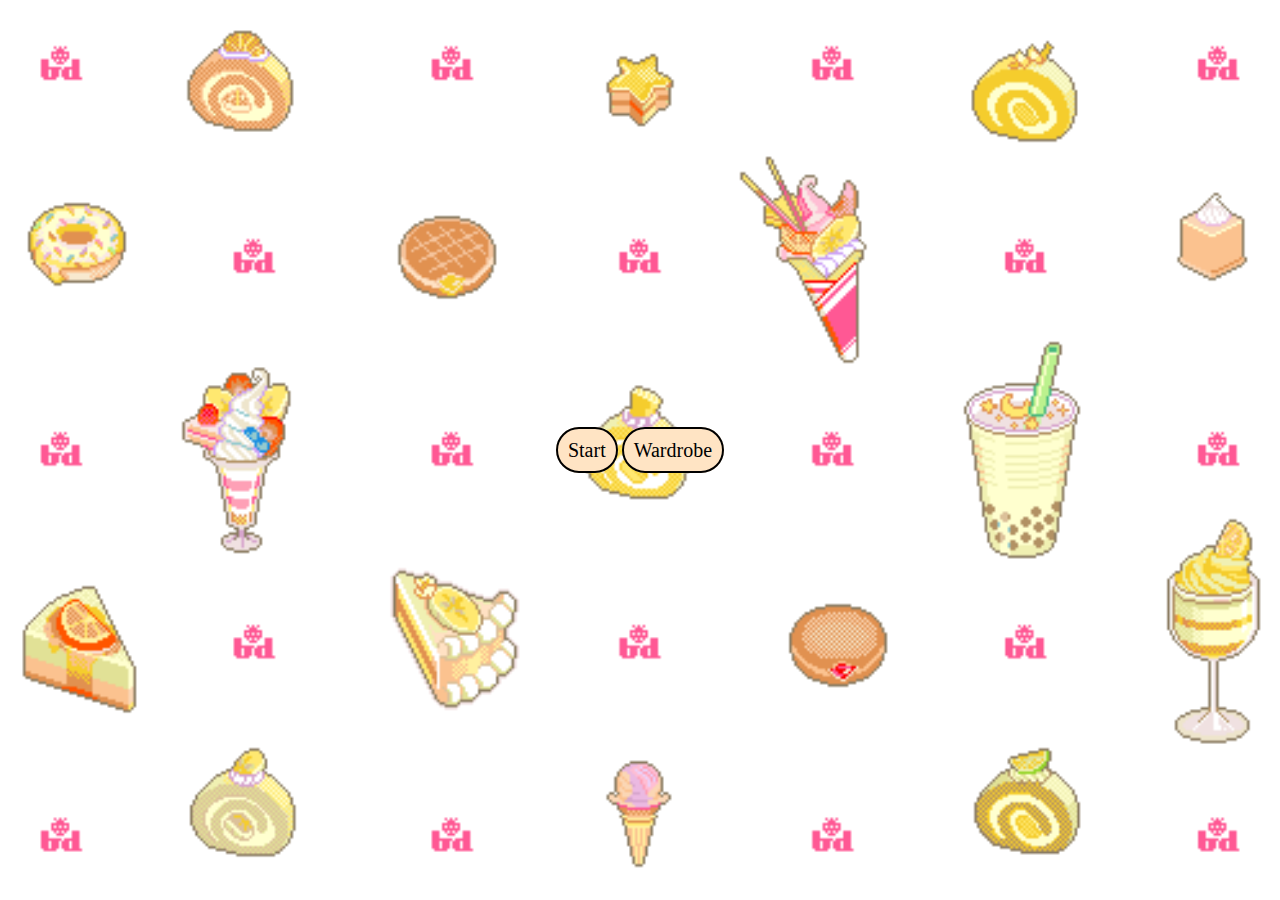
<file: index.html>
<!DOCTYPE html>
<html>
  <head>
    <title>Start Page</title>
    <link rel="stylesheet" href="Style.css" />
  </head>
  <body>
    <div id="buttonContainer">
      <a class="button" href="Character.html">Start</a>
      <a class="button" href="Wardrobe.html">Wardrobe</a>
    </div>
  </body>
</html>
</file>
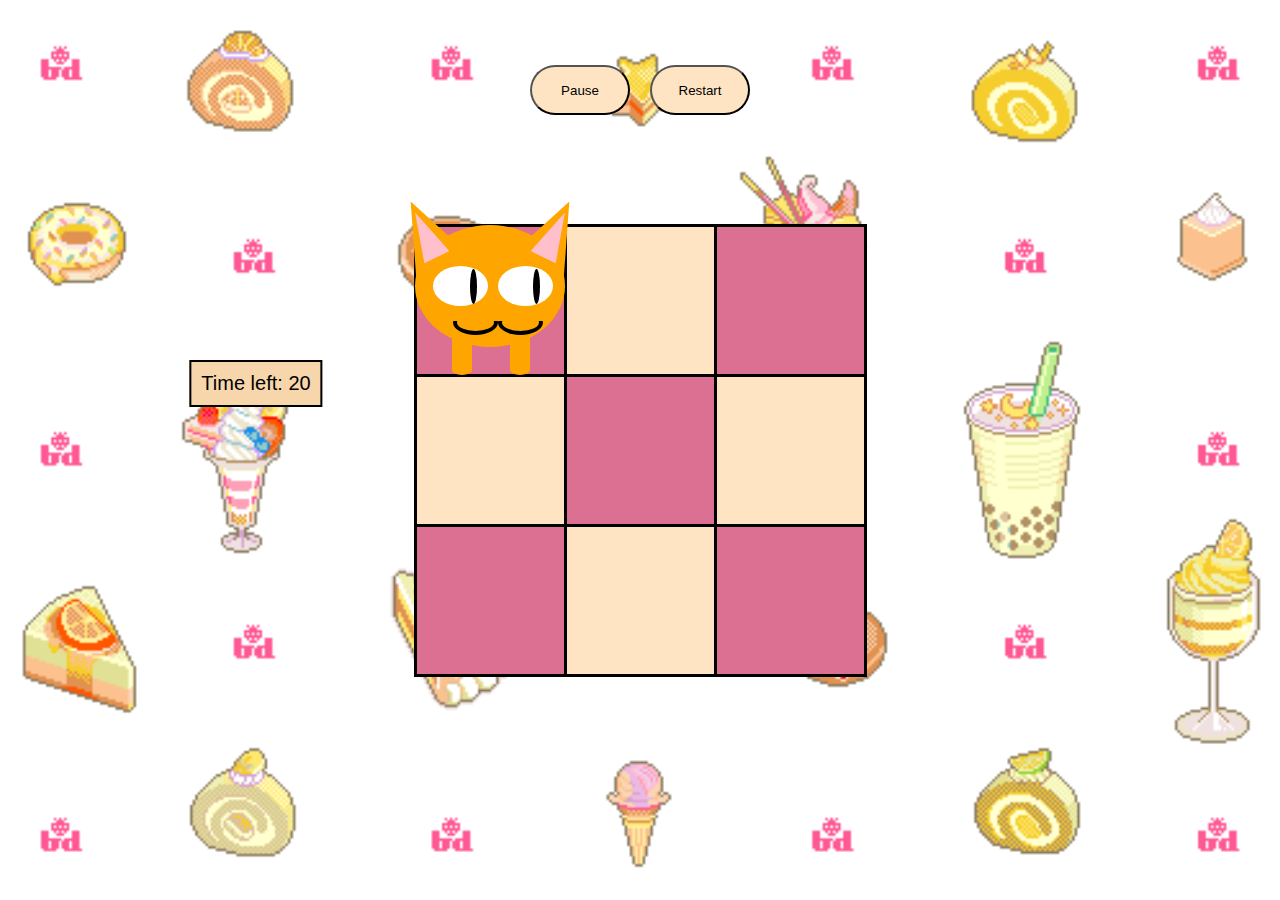
<file: Character.html>
<!DOCTYPE html>
<html lang="en">
  <head>
    <meta charset="UTF-8" />
    <meta name="viewport" content="width=device-width, initial-scale=1.0" />
    <title>PainAndSuffering</title>
    <link rel="stylesheet" href="Style.css" />
  </head>

  <body>
    <div id="button-container">
      <button id="pause">Pause</button>
      <button id="restart">Restart</button>
    </div>
    <table style="position: relative">
      <tr>
        <td>
          <div id="Character" class="character">
            <div class="head">
              <div class="ears">
                <div class="ear1"></div>
                <div class="ear1 ear2"></div>
              </div>
              <div class="insideEars">
                <div class="insideEar1"></div>
                <div class="insideEar1 insideEar2"></div>
              </div>
              <div class="eyes">
                <div class="eyes eye1"></div>
                <div class="eye1 eye2"></div>
              </div>
              <div class="pupils">
                <div class="pupil1"></div>
                <div class="pupil2"></div>
              </div>
              <div class="mouth">
                <div class="mouth mouth1"></div>
                <div class="mouth mouth2"></div>
              </div>
              <div class="mouthBlocker"></div>
            </div>
            <div class="leg1"></div>
            <div class="leg2"></div>
          </div>
        </td>
        <th></th>
        <td></td>
      </tr>
      <tr>
        <th></th>
        <td></td>
        <th></th>
      </tr>
      <tr>
        <td></td>
        <th></th>
        <td></td>
      </tr>
    </table>
    <script src="Character.js"></script>
  </body>
</html>
</file>
<file: Style.css>
* {
  margin: 0;
  padding: 0;
  box-sizing: border-box;
}
:root {
  --player-primary-color: orange;
  font-size: 1rem;
}
body {
  display: flex;
  align-items: center;
  justify-content: center;
  height: 100vh;
}
@keyframes bruh {
  0% {
    transform: translateY(0px);
  }
  25% {
    transform: translateY(3px);
  }
  75% {
    transform: translateY(-5px);
  }
  100% {
    transform: translateY(0px);
  }
}

.head {
  display: flex;
  position: relative;
  background-color: var(--player-primary-color);
  width: 150px;
  height: 122px;
  border-radius: 50%;
  transform-origin: center;
  animation: bruh 0.5s ease-out infinite;
  z-index: 1;
}
.ears {
  display: flex;
  position: relative;
}
.ears .ear1 {
  background-color: var(--player-primary-color);
  position: relative;
  left: -17px;
  top: -27px;
  width: 56px;
  height: 70px;
  margin-bottom: -35px;
  clip-path: polygon(50% 0%, 0% 100%, 100% 100%);
  transform: rotate(-26deg);
}

.ears .ear2 {
  position: relative;
  left: 55px;
  transform: rotate(26deg);
}
.insideEars {
  display: flex;
  position: relative;
}
.insideEars .insideEar1 {
  position: relative;
  background-color: pink;
  left: -115px;
  top: -15px;
  width: 28px;
  height: 50px;
  margin-bottom: -35px;
  clip-path: polygon(50% 0%, 0% 100%, 100% 100%);
  transform: rotate(-26deg);
}
.insideEars .insideEar2 {
  position: relative;
  left: -15px;
  transform: rotate(26deg);
}

.eyes {
  display: flex;
  position: relative;
  left: -75px;
  top: 0px;
  align-items: center;
}

.eyes .eye1,
.eyes .eye2 {
  width: 55px;
  height: 40px;
  background: white;
  border-radius: 50%; /* Makes the eyes circular */
  margin-right: -65px; /* Adjusts the space between the eyes */
}
.pupils {
  display: flex;
  position: relative;
  left: -50px;
  top: 0px;
  align-items: center; /* Aligns items along the y-axis */
}

.pupils .pupil1,
.pupils .pupil2 {
  width: 7px;
  height: 35px;
  background: black;
  border-radius: 50%; /* Makes the eyes circular */
  margin-right: -70px; /* Adjusts the space between the eyes */
}
.mouth {
  display: flex;
  position: relative;
  left: -65px;
  top: 18px;
  align-items: center; /* Aligns items along the y-axis */
  z-index: 1; /* Makes the mouth appear on top of the face */
}
.mouth .mouth1,
.mouth .mouth2 {
  width: 45px;
  height: 25px;
  background-color: var(--player-primary-color);
  border-radius: 50%;
  border: 4px solid black;
}

.mouthBlocker {
  position: absolute;
  left: 38px;
  top: 83px;
  width: 90px;
  height: 13px;
  background-color: var(--player-primary-color);
  z-index: 2;
}

.leg1 {
  width: 20px;
  height: 43px;
  background-color: var(--player-primary-color);
  border-radius: 50px / 25px;
  position: relative;
  left: 95px;
  top: -15px;
  z-index: 0;
}
.leg2 {
  width: 20px;
  height: 50px;
  background-color: var(--player-primary-color);
  border-radius: 50px / 25px;
  position: relative;
  left: 37px;
  top: -65px;
  transform-origin: center;
  z-index: 0;
}

.character {
  position: absolute;
  top: 0;
  transition: all 0.3s ease;
}

body {
  background-image: url("images/background.gif");
  background-size: cover;
  background-repeat: no-repeat;
  background-position: 50% 20%;
}
.button {
  background-color: bisque;
  font-size: 20px;
  padding: 10px;
  text-decoration: none;
  color: black;
  border: 2px solid #000;
  border-radius: 50px;
}

.color {
  width: 30px;
  height: 30px;
}

.input-group {
  margin-top: 2rem;
  display: flex;
  justify-content: space-evenly;
}
#redSquare {
  background-color: #ffa500;
}

#blueSquare {
  background-color: #fffdd0;
}

#greenSquare {
  background-color: #808080;
}

#timer {
  position: absolute;
  top: 40%;
  left: 20%;
  transform: translateX(-50%);
  padding: 10px;
  border: 2px solid #000;
  background-color: rgb(248, 214, 172);
  font-family: Arial, sans-serif;
  font-size: 20px;
}

#start {
  display: flex;
  position: absolute;
  width: 150px;
  height: 50px;
  justify-content: center; /* Center the text horizontally */
  align-items: center; /* Center the text vertically */
  top: 50%;
  left: 50%;
  transform: translate(-50%, -50%);
}
#pause,
#restart {
  background-color: bisque;
  width: 100px;
  height: 50px;
  margin: 10px; /* Add some space around the buttons */
  border-radius: 25px; /* Add rounded borders */
}
#CharacterWD {
  position: absolute;
  left: 60%;
  top: 40%;
  width: 170px;
  height: 170px;
  border: 2px solid black;
  background-color: palevioletred;
}
#Character {
  position: absolute;
  left: 0;
}
#button-container {
  display: flex;
  position: absolute;
  top: 10%; /* Center vertically */
  left: 50%; /* Center horizontally */
  transform: translate(-50%, -50%); /* Adjust for the size of the buttons */
}

table {
  border-collapse: collapse;
}

th,
td {
  border: 3px solid black;
  width: 150px;
  height: 150px;
}

th {
  background-color: bisque;
  color: palevioletred;
}

td {
  background-color: palevioletred;
  color: bisque;
}
</file>
